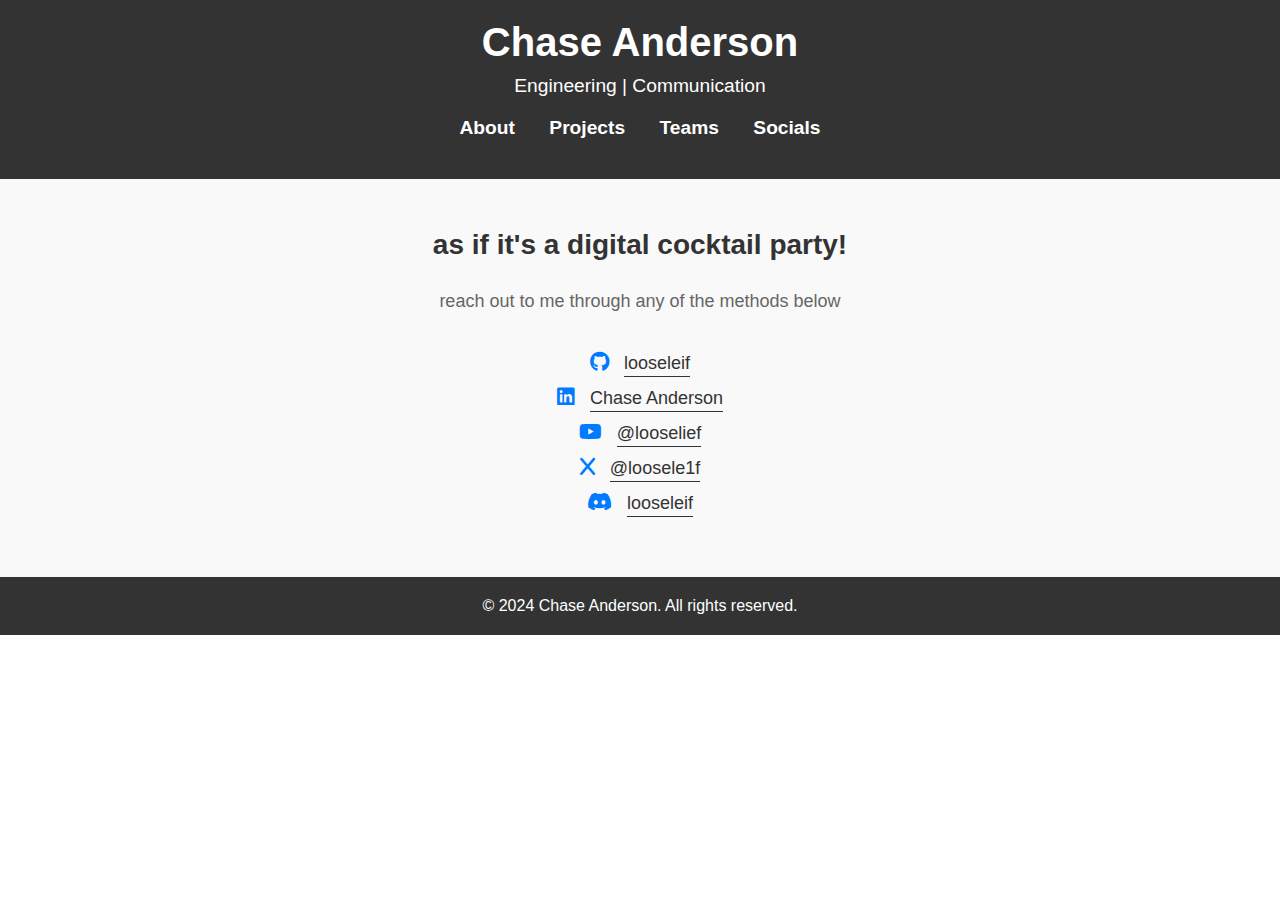
<file: socials.html>
<!DOCTYPE html>
<html lang="en">
<head>
    <meta charset="UTF-8">
    <meta name="viewport" content="width=device-width, initial-scale=1.0">
    <meta http-equiv="X-UA-Compatible" content="ie=edge">
    <title> looseleif </title>
    <link rel="stylesheet" href="styles.css">
    <link rel="stylesheet" href="https://cdnjs.cloudflare.com/ajax/libs/font-awesome/6.0.0-beta3/css/all.min.css">
</head>
<body>
    <header>
        <div id="header" class="container">
            <h1><a href="index.html">Chase Anderson</a></h1>
            <p>Engineering | Communication</p>
            <nav>
                <ul>
                    <li><a href="about.html">About</a></li>
                    <li><a href="projects.html">Projects</a></li>
                    <li><a href="teams.html">Teams</a></li>
                    <li><a href="socials.html">Socials</a></li>
                </ul>
            </nav>
        </div>
    </header>    

    <section id="contact-section" class="container">
        <h2>as if it's a digital cocktail party!</h2>
        <p>reach out to me through any of the methods below</p>

        <div class="contact-methods">
            <ul>
                <li><i class="fab fa-github"></i> <a href="https://github.com/looseleif">looseleif</a></li>
                <li><i class="fab fa-linkedin"></i> <a href="https://www.linkedin.com/in/chaseleifanderson">Chase Anderson</a></li>
                <li><i class="fab fa-youtube"></i> <a href="https://www.youtube.com/@looselief">@looselief</a></li>
                <li><i class="fab fa-x"></i> <a href="https://x.com/loosele1f">@loosele1f</a></li>
                <li><i class="fab fa-discord"></i> <a href="https://discord.com/">looseleif</a></li>
            </ul>
        </div>
    </section>

    <footer>
        <div class="container">
            <p>© 2024 Chase Anderson. All rights reserved.</p>
        </div>
    </footer>
</body>
</html>
</file>
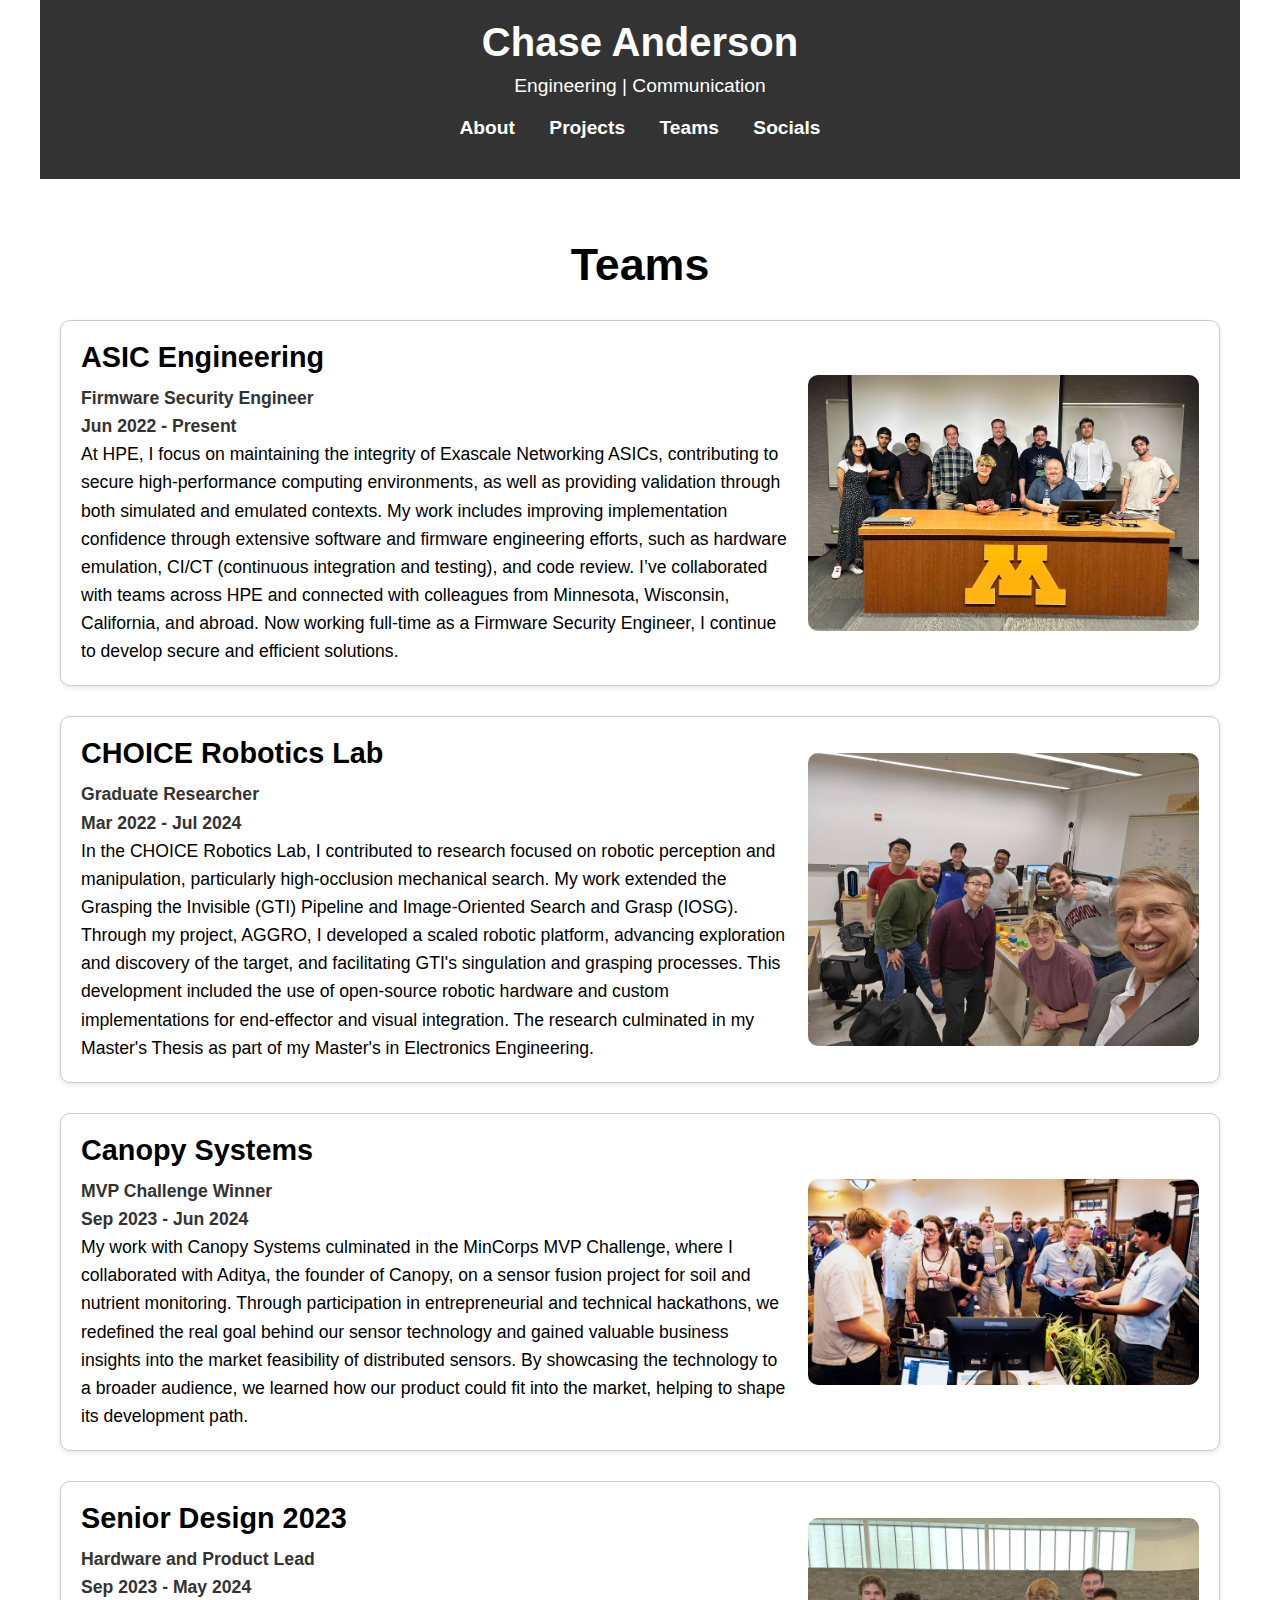
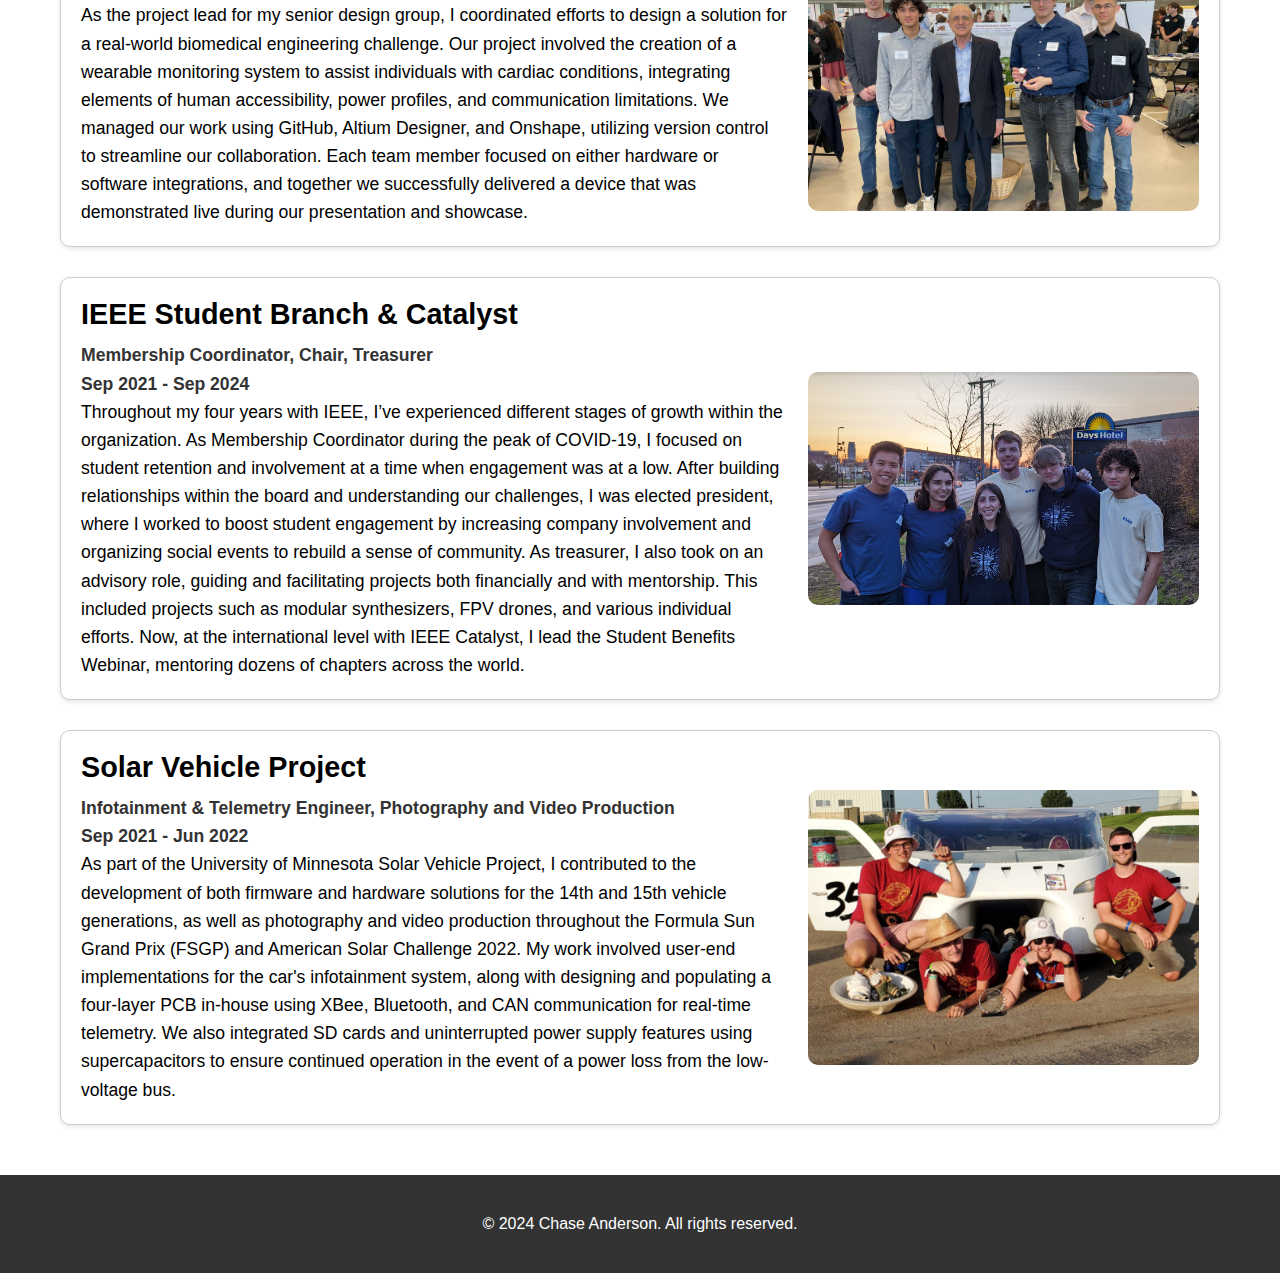
<file: teams.html>
<!DOCTYPE html>
<html lang="en">
<head>
    <meta charset="UTF-8">
    <meta name="viewport" content="width=device-width, initial-scale=1.0">
    <meta http-equiv="X-UA-Compatible" content="ie=edge">
    <title>Portfolio - Teams</title>
    <link rel="stylesheet" href="styles.css">
    <style>
        .team-card {
            display: flex;
            justify-content: space-between;
            align-items: center;
            margin-bottom: 30px;
            padding: 20px;
            border: 1px solid #ccc;
            border-radius: 10px;
        }

        .team-card-content {
            max-width: 70%; /* Adjust width to balance with the image */
        }

        .team-card img {
            max-width: 35%; /* Adjust size as needed */
            height: auto;
            border-radius: 10px;
            margin-left: 20px;
        }

        .container {
            max-width: 1200px;
            margin: 0 auto;
            padding: 20px;
        }
    </style>
</head>
<body>
    <header>
        <div id="header" class="container">
            <h1><a href="index.html">Chase Anderson</a></h1>
            <p>Engineering | Communication</p>
            <nav>
                <ul>
                    <li><a href="about.html">About</a></li>
                    <li><a href="projects.html">Projects</a></li>
                    <li><a href="teams.html">Teams</a></li>
                    <li><a href="socials.html">Socials</a></li>
                </ul>
            </nav>
        </div>
    </header>

    <section id="teams" class="container">
        <h2>Teams</h2>

        <!-- HPE ASIC Engineering -->
        <div class="team-card">
            <div class="team-card-content">
                <h3>ASIC Engineering</h3>
                <p><strong>Firmware Security Engineer</strong></p>
                <p><strong>Jun 2022 - Present</strong></p>
                <p>At HPE, I focus on maintaining the integrity of Exascale Networking ASICs, contributing to secure high-performance computing environments, as well as providing validation through both simulated and emulated contexts. My work includes improving implementation confidence through extensive software and firmware engineering efforts, such as hardware emulation, CI/CT (continuous integration and testing), and code review. I’ve collaborated with teams across HPE and connected with colleagues from Minnesota, Wisconsin, California, and abroad. Now working full-time as a Firmware Security Engineer, I continue to develop secure and efficient solutions.</p>
            </div>
            <img src="images/hpe.png" alt="HPE Image">
        </div>

        <!-- CHOICE Robotics Lab -->
        <div class="team-card">
            <div class="team-card-content">
                <h3>CHOICE Robotics Lab</h3>
                <p><strong>Graduate Researcher</strong></p>
                <p><strong>Mar 2022 - Jul 2024</strong></p>
                <p>In the CHOICE Robotics Lab, I contributed to research focused on robotic perception and manipulation, particularly high-occlusion mechanical search. My work extended the Grasping the Invisible (GTI) Pipeline and Image-Oriented Search and Grasp (IOSG). Through my project, AGGRO, I developed a scaled robotic platform, advancing exploration and discovery of the target, and facilitating GTI's singulation and grasping processes. This development included the use of open-source robotic hardware and custom implementations for end-effector and visual integration. The research culminated in my Master's Thesis as part of my Master's in Electronics Engineering.</p>
            </div>
            <img src="images/choice.jpg" alt="Choice Robotics Lab Image">
        </div>

        <!-- Canopy Systems -->
        <div class="team-card">
            <div class="team-card-content">
                <h3>Canopy Systems</h3>
                <p><strong>MVP Challenge Winner</strong></p>
                <p><strong>Sep 2023 - Jun 2024</strong></p>
                <p>My work with Canopy Systems culminated in the MinCorps MVP Challenge, where I collaborated with Aditya, the founder of Canopy, on a sensor fusion project for soil and nutrient monitoring. Through participation in entrepreneurial and technical hackathons, we redefined the real goal behind our sensor technology and gained valuable business insights into the market feasibility of distributed sensors. By showcasing the technology to a broader audience, we learned how our product could fit into the market, helping to shape its development path.</p>
            </div>
            <img src="images/canopy.png" alt="Canopy Systems Image">
        </div>

        <!-- Senior Design 2023 -->
        <div class="team-card">
            <div class="team-card-content">
                <h3>Senior Design 2023</h3>
                <p><strong>Hardware and Product Lead</strong></p>
                <p><strong>Sep 2023 - May 2024</strong></p>
                <p>As the project lead for my senior design group, I coordinated efforts to design a solution for a real-world biomedical engineering challenge. Our project involved the creation of a wearable monitoring system to assist individuals with cardiac conditions, integrating elements of human accessibility, power profiles, and communication limitations. We managed our work using GitHub, Altium Designer, and Onshape, utilizing version control to streamline our collaboration. Each team member focused on either hardware or software integrations, and together we successfully delivered a device that was demonstrated live during our presentation and showcase.</p>
            </div>
            <img src="images/senior.jpg" alt="Senior Design Image">
        </div>

        <!-- IEEE Student Branch & Catalyst -->
        <div class="team-card">
            <div class="team-card-content">
                <h3>IEEE Student Branch & Catalyst</h3>
                <p><strong>Membership Coordinator, Chair, Treasurer</strong></p>
                <p><strong>Sep 2021 - Sep 2024</strong></p>
                <p>Throughout my four years with IEEE, I’ve experienced different stages of growth within the organization. As Membership Coordinator during the peak of COVID-19, I focused on student retention and involvement at a time when engagement was at a low. After building relationships within the board and understanding our challenges, I was elected president, where I worked to boost student engagement by increasing company involvement and organizing social events to rebuild a sense of community. As treasurer, I also took on an advisory role, guiding and facilitating projects both financially and with mentorship. This included projects such as modular synthesizers, FPV drones, and various individual efforts. Now, at the international level with IEEE Catalyst, I lead the Student Benefits Webinar, mentoring dozens of chapters across the world.</p>
            </div>
            <img src="images/ieee.png" alt="IEEE Student Branch Image">
        </div>

        <!-- Solar Vehicle Project -->
        <div class="team-card">
            <div class="team-card-content">
                <h3>Solar Vehicle Project</h3>
                <p><strong>Infotainment & Telemetry Engineer, Photography and Video Production</strong></p>
                <p><strong>Sep 2021 - Jun 2022</strong></p>
                <p>As part of the University of Minnesota Solar Vehicle Project, I contributed to the development of both firmware and hardware solutions for the 14th and 15th vehicle generations, as well as photography and video production throughout the Formula Sun Grand Prix (FSGP) and American Solar Challenge 2022. My work involved user-end implementations for the car's infotainment system, along with designing and populating a four-layer PCB in-house using XBee, Bluetooth, and CAN communication for real-time telemetry. We also integrated SD cards and uninterrupted power supply features using supercapacitors to ensure continued operation in the event of a power loss from the low-voltage bus.</p>
            </div>
            <img src="images/solar.png" alt="Solar Vehicle Project Image">
        </div>

    </section>

    <footer>
        <div class="container">
            <p>© 2024 Chase Anderson. All rights reserved.</p>
        </div>
    </footer>
</body>
</html>
</file>
<file: styles.css>
/* General reset */
* {
    margin: 0;
    padding: 0;
    box-sizing: border-box;
}

body, html {
    height: 100%;
    font-family: 'Lato', sans-serif;
}

/* Specific styles for index page */
#index-gif-container {
    position: relative;
    height: 100vh; /* Fullscreen */
    width: 100%;
    overflow: hidden;
}

#index-gif-container .background-gif {
    position: absolute;
    top: 50%;
    left: 50%;
    min-width: 100%;
    min-height: 100%;
    width: auto;
    height: auto;
    transform: translate(-50%, -50%);
    object-fit: cover;
    z-index: -1;
}

/* Fullscreen GIF container */
.gif-container {
    position: relative;
    width: 100%;
    height: 100vh;
    overflow: hidden;
}

/* Fullscreen background GIF */
.about-gif {
    position: absolute;
    top: 0;
    left: 0;
    width: 100%;
    height: 100%;
    object-fit: cover;
    z-index: -1;
}

/* Overlay Content for Index Page */
.overlay {
    position: absolute;
    top: 50%;
    left: 50%;
    transform: translate(-50%, -50%);
    text-align: center;
    color: #fff;
    z-index: 2;
}

.overlay h1 {
    font-size: 3em;
    margin-bottom: 10px;
}

.overlay p {
    font-size: 1.2em;
    font-weight: 300;
    margin-bottom: 20px;
}

.overlay nav ul {
    list-style: none;
    padding: 0;
    margin: 20px 0;
    text-align: center; /* Centering the navigation */
}

.overlay nav ul li {
    display: inline;
    margin: 0 15px;
}

.overlay nav ul li a {
    color: #fff; /* Ensuring links stay white */
    text-decoration: none;
    font-weight: bold;
    font-size: 1.2em;
}

header nav ul {
    list-style: none;
    padding: 0;
    margin: 20px 0;
    text-align: center; /* Centering the navigation */
}

header nav ul li {
    display: inline;
    margin: 0 15px;
}

header nav ul li a {
    color: #fff; /* Ensuring links stay white */
    text-decoration: none;
    font-weight: bold;
    font-size: 1.2em;
}

header nav ul li a:hover {
    color: #f4f4f4; /* Subtle hover effect */
}

header nav ul li a:visited,
header nav ul li a:active {
    color: #fff; /* Ensuring visited and active links remain white */
}

/* Banner styles */
#header {
    background-color: #333;
    color: #fff;
    padding: 20px 0;
    text-align: center;
}

#header h1 {
    font-size: 2.5em;
    margin: 0;
}

header h1 a {
    text-decoration: none;
    color: #fff; /* Ensure the text is still white */
}

#header p {
    font-size: 1.2em;
    margin-top: 10px;
}

#about-section {
    margin: 40px auto;
    max-width: 1000px;
    padding: 20px;
    color: #ffffff;
    background-color: #afafaf00;
    border-radius: 10px;
    text-align: center;
}

#about-section img.about-photo {
    width: 500px;
    border-radius: 0;
    margin-top: 20px;
    height: auto;
}

#about-section h2 {
    font-size: 2.2em;
    margin-bottom: 20px;
}


/* Image grid styling */
.image-grid {
    display: flex;
    justify-content: space-around;
    flex-wrap: wrap;
    margin: 50px 0;
}

.image-grid img {
    width: 30%;
    height: auto;
    margin-bottom: 20px;
    border-radius: 10px;
}

/* Footer */
footer {
    background-color: #333;
    color: #fff;
    text-align: center;
    padding: 20px 0;
    position: relative;
    z-index: 3;
}

/* ---- Projects Page Specific Styles ---- */

/* Projects Section */
#projects {
    margin-top: 40px;
}

#projects h2 {
    text-align: center;
    font-size: 2.8em;
    margin-bottom: 30px;
}

/* Teams Section */
#teams {
    margin-top: 40px;
}

#teams h2 {
    text-align: center;
    font-size: 2.8em;
    margin-bottom: 30px;
}

/* Teams Cards */

.team-card {
    background-color: #fff;
    border-radius: 10px;
    box-shadow: 0 2px 5px rgba(0, 0, 0, 0.1);
    margin-bottom: 40px;
    padding: 20px;
}

.team-card h3 {
    font-size: 1.8em;
    margin-bottom: 10px;
}

.team-card p {
    font-size: 1.1em;
    line-height: 1.6;
}

.team-card strong {
    color: #333;
}

/* Project Cards */
.project-card {
    background-color: #fff;
    border-radius: 10px;
    box-shadow: 0 2px 5px rgba(0, 0, 0, 0.1);
    margin-bottom: 40px;
    padding: 20px;
}

.project-card h3 {
    font-size: 1.8em;
    margin-bottom: 10px;
}

.project-card p {
    font-size: 1.1em;
    line-height: 1.6;
}

.project-card img,
.project-card video {
    margin-top: 20px;
    width: 100%;
    border-radius: 8px;
    object-fit: cover;
}

/* Contact section styling */
#contact-section {
    padding: 50px 0;
}

#contact-section h2 {
    text-align: center;
    font-size: 28px;
    margin-bottom: 30px;
    color: #333;
}

#contact-section p {
    text-align: center;
    margin-bottom: 40px;
    font-size: 18px;
    color: #666;
}

/* Contact Section */
#contact-section {
    padding: 50px 20px;
    background-color: #f9f9f9;
    text-align: center;
}

/* Center Contact Methods List */
.contact-methods ul {
    list-style: none;
    padding: 0;
    margin: 0 auto;
    flex-direction: column;
    align-items: center; /* Ensure list items are centered */
}

.contact-methods li {
    font-size: 18px;
    margin: 10px 0;
    width: 100%; /* Take full width to center child elements */
    text-align: center;
}

.contact-methods a {
    color: #333;
    text-decoration: none;
    border-bottom: 1px solid #333;
    padding-bottom: 2px;
    transition: color 0.3s, border-color 0.3s;
    display: inline-block;
}

.contact-methods a:hover {
    color: #007BFF;
    border-color: #007BFF;
}

/* Icon Styling */
.contact-methods i {
    margin-right: 10px;
    color: #007BFF;
    font-size: 20px;
}

/* Footer Styling */
footer {
    padding: 20px;
    text-align: center;
    background-color: #333;
    color: white;
}

footer p {
    margin: 0;
}

/* Media Queries for responsiveness */
@media (max-width: 768px) {
    .container {
        width: 95%;
    }

    header h1 {
        font-size: 2em;
    }

    header p {
        font-size: 1em;
    }

    #projects h2 {
        font-size: 2.2em;
    }

    .project-card h3 {
        font-size: 1.5em;
    }

    .project-card p {
        font-size: 1em;
    }
}
</file>
